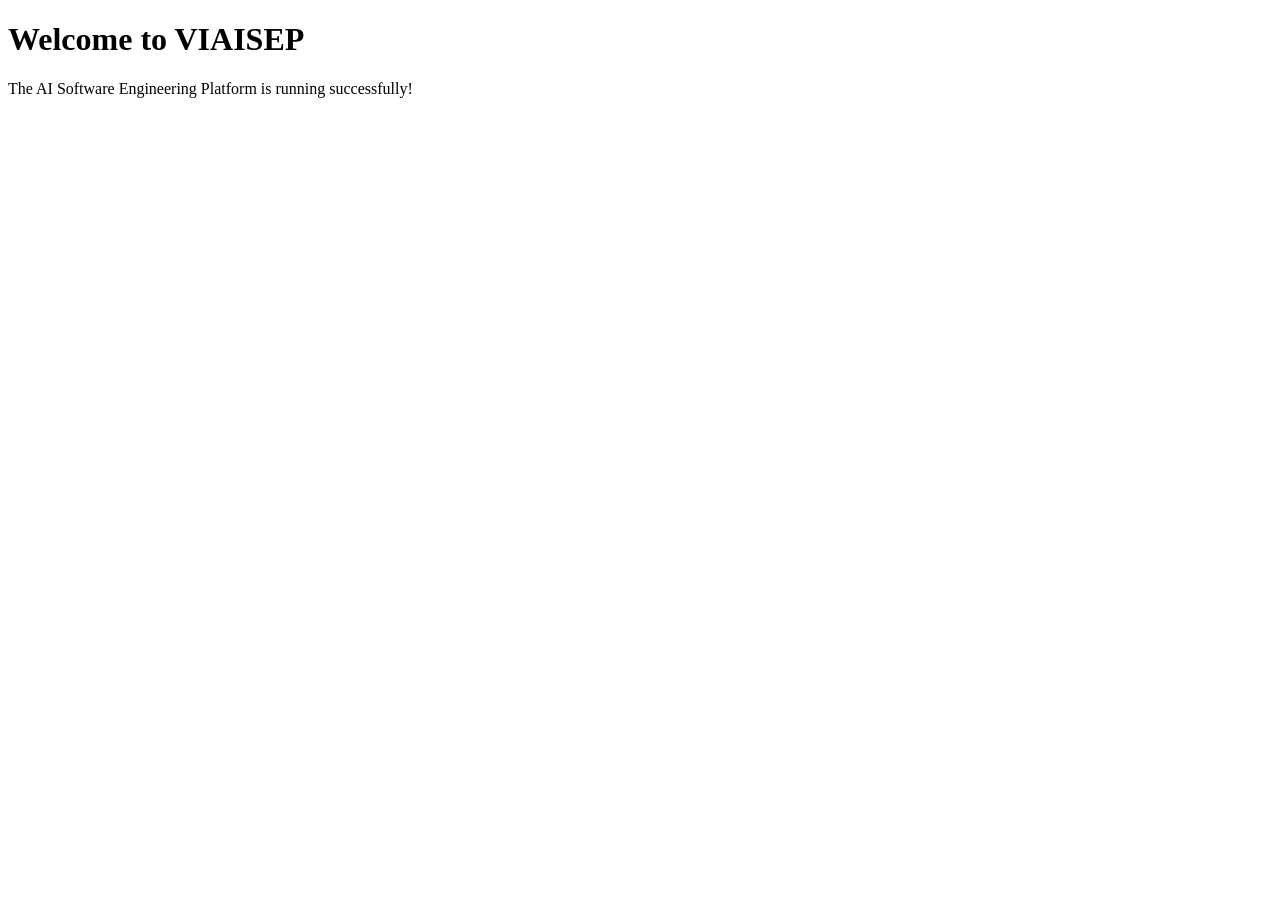
<file: _internal/static/index.html>
﻿<!DOCTYPE html>
<html lang="zh-CN">
<head>
    <meta charset="UTF-8">
    <title>VIAISEP - AI软件工程平台</title>
</head>
<body>
    <h1>Welcome to VIAISEP</h1>
    <p>The AI Software Engineering Platform is running successfully!</p>
</body>
</html>
</file>
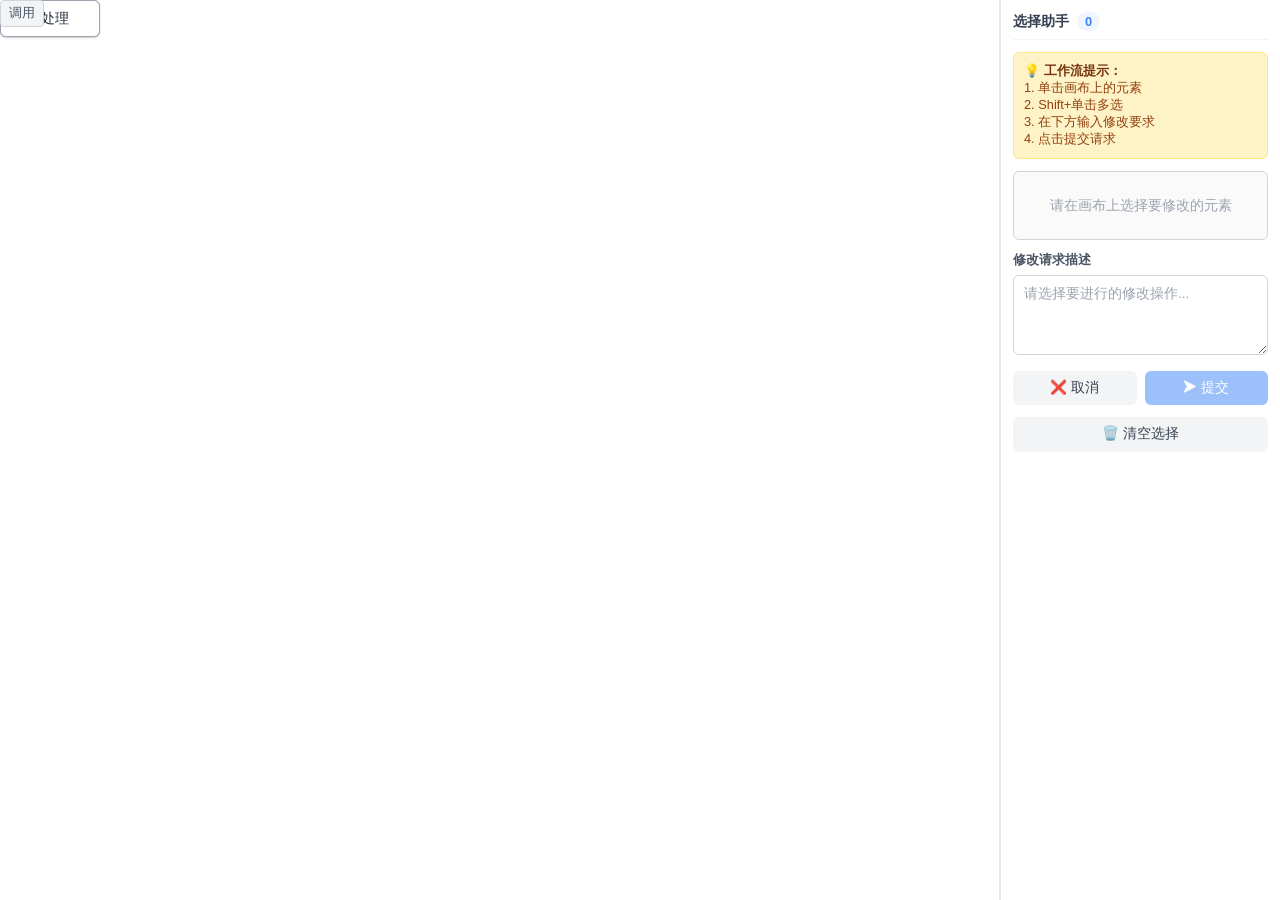
<file: _internal/static/selection-assistant-example.html>
<!DOCTYPE html>
<html lang="zh-CN">
<head>
    <meta charset="UTF-8">
    <meta name="viewport" content="width=device-width, initial-scale=1.0">
    <title>VIAISEP - 图形选择助手（简洁模式）</title>
    
    <!-- 引入简洁模式样式 -->
    <link rel="stylesheet" href="selection-assistant-compact.css">
    
    <style>
        /* 页面基本布局 */
        * {
            margin: 0;
            padding: 0;
            box-sizing: border-box;
        }
        
        body {
            font-family: -apple-system, BlinkMacSystemFont, 'Segoe UI', Roboto, 'Helvetica Neue', Arial, sans-serif;
            height: 100vh;
            overflow: hidden;
            background: #f9fafb;
        }
        
        /* 画布区域 */
        .canvas-container {
            display: flex;
            height: 100%;
        }
        
        .canvas {
            flex: 1;
            background: #ffffff;
            border-right: 1px solid #e5e7eb;
            position: relative;
            overflow: hidden;
            cursor: default;
        }
        
        .canvas-background {
            position: absolute;
            top: 0;
            left: 0;
            right: 0; bottom: 0;
        }
        
        /* 节点样式 */
        .canvas-node {
            position: absolute;
            padding: 8px 12px;
            background: white;
            border: 1px solid #9ca3af;
            border-radius: 6px;
            cursor: pointer;
            user-select: none;
            box-shadow: 0 1px 2px rgba(0,0,0,0.1);
            transition: all 0.2s ease;
            min-width: 100px;
        }
        
        .canvas-node:hover {
            box-shadow: 0 4px 6px rgba(0,0,0,0.1);
        }
        
        .canvas-node.selected {
            border-color: #3b82f6;
            box-shadow: 0 0 0 3px rgba(59, 130, 246, 0.2);
        }
        
        .node-label {
            font-size: 0.85rem;
            color: #1f2937;
            font-weight: 500;
        }
        
        /* 边（关系）样式 */
        .canvas-edge {
            position: absolute;
            padding: 4px 8px;
            background: #f3f4f6;
            border: 1px solid #d1d5db;
            border-radius: 4px;
            cursor: pointer;
            font-size: 0.8rem;
            color: #4b5563;
        }
        
        .canvas-edge.selected {
            border-color: #3b82f6;
            background: #eff6ff;
        }
        
        /* 侧边栏（精简版） */
        .simplified-sidebar {
            width: 280px;
            padding: 12px;
            background: white;
            border-left: 1px solid #e5e7eb;
            height: 100vh;
            overflow-y: auto;
            box-sizing: border-box;
        }
        
        .sidebar-header {
            font-size: 0.9rem;
            font-weight: 600;
            color: #374151;
            margin-bottom: 12px;
            display: flex;
            align-items: center;
            gap: 8px;
            padding-bottom: 8px;
            border-bottom: 1px solid #f3f4f6;
        }
        
        .selected-count-badge {
            font-weight: 700;
            color: #3b82f6;
            background: #eff6ff;
            padding: 2px 8px;
            border-radius: 12px;
            font-size: 0.8rem;
        }
        
        /* 紧凑元素列表 */
        .compact-element-list {
            max-height: 150px;
            border: 1px solid #d1d5db;
            border-radius: 6px;
            padding: 8px;
            margin-bottom: 12px;
            overflow-y: auto;
            background: #fafafa;
            font-size: 0.85rem;
        }
        
        .compact-element-item {
            display: flex;
            align-items: center;
            padding: 6px 8px;
            margin-bottom: 4px;
            border-radius: 4px;
            color: #374151;
            background: white;
            border: 1px solid transparent;
            transition: all 0.2s ease;
        }
        
        .compact-element-item:hover {
            background: #f9fafb;
            border-color: #e5e7eb;
        }
        
        .compact-element-icon {
            font-size: 1.1rem;
            margin-right: 8px;
            min-width: 1.2em;
            text-align: center;
        }
        
        .compact-element-name {
            flex: 1;
            white-space: nowrap;
            overflow: hidden;
            text-overflow: ellipsis;
            cursor: default;
        }
        
        /* 描述输入区 */
        .description-input-area {
            margin-bottom: 12px;
        }
        
        .description-label {
            display: block;
            font-size: 0.8rem;
            font-weight: 600;
            color: #4b5563;
            margin-bottom: 6px;
        }
        
        .compact-textarea {
            width: 100%;
            padding: 8px 10px;
            border: 1px solid #d1d5db;
            border-radius: 6px;
            resize: vertical;
            min-height: 80px;
            font-family: inherit;
            font-size: 0.85rem;
            line-height: 1.5;
            background: white;
            color: #1f2937;
            transition: border-color 0.2s, box-shadow 0.2s;
        }
        
        .compact-textarea:focus {
            outline: none;
            border-color: #3b82f6;
            box-shadow: 0 0 0 3px rgba(59, 130, 246, 0.1);
        }
        
        .compact-textarea::placeholder {
            color: #9ca3af;
        }
        
        /* 操作按钮条 */
        .compact-action-bar {
            display: flex;
            gap: 8px;
            margin-bottom: 12px;
        }
        
        .action-btn {
            flex: 1;
            padding: 8px 12px;
            border: none;
            border-radius: 6px;
            font-size: 0.85rem;
            font-weight: 500;
            cursor: pointer;
            transition: all 0.2s ease;
            display: flex;
            align-items: center;
            justify-content: center;
            gap: 6px;
        }
        
        .action-btn-secondary {
            background: #f3f4f6;
            color: #374151;
        }
        
        .action-btn-secondary:hover:not(:disabled) {
            background: #e5e7eb;
        }
        
        .action-btn-primary {
            background: #3b82f6;
            color: white;
        }
        
        .action-btn-primary:hover:not(:disabled) {
            background: #2563eb;
        }
        
        .action-btn:active:not(:disabled) {
            transform: translateY(1px);
        }
        
        .action-btn:disabled {
            opacity: 0.5;
            cursor: not-allowed;
        }
        
        /* 状态栏 */
        .compact-status-bar {
            border-top: 1px solid #f3f4f6;
            padding-top: 8px;
        }
        
        .status-indicator {
            color: #3b82f6;
            font-size: 0.85rem;
            font-weight: 500;
            text-align: center;
            padding: 6px 0;
            display: none;
        }
        
        .status-message {
            font-size: 0.85rem;
            text-align: center;
            padding: 6px;
            border-radius: 4px;
            display: none;
            margin-top: 4px;
        }
        
        .status-message.success {
            background: #d1fae5;
            color: #065f46;
        }
        
        .status-message.error {
            background: #fee2e2;
            color: #991b1b;
        }
        
        .status-progress-bar {
            height: 3px;
            background: linear-gradient(90deg, #3b82f6, #2563eb);
            margin-top: 6px;
            display: none;
            border-radius: 2px;
        }
        
        /* 空状态消息 */
        .empty-state-message {
            text-align: center;
            color: #9ca3af;
            font-size: 0.85rem;
            padding: 16px 8px;
            line-height: 1.4;
        }
        
        /* 欢迎提示 */
        .welcome-tip {
            background: #fef3c7;
            border: 1px solid #fde68a;
            border-radius: 6px;
            padding: 10px;
            margin-bottom: 12px;
            font-size: 0.8rem;
            color: #92400e;
        }
        
        .welcome-tip strong {
            color: #78350f;
        }
    </style>
</head>
<body>
    <div class="canvas-container">
        <!-- 画布区域 -->
        <div id="canvas" class="canvas">
            <div class="canvas-background"></div>
            <!-- 动态生成的节点和边将在这里 -->
            
            <!-- 示例节点（实际应用中由后端渲染） -->
            <div class="canvas-node" data-id="node-1" data-node-type="Module" 
                 data-description="用户管理模块" data-status="active"
                 x="100" y="100">
                <span class="node-label">用户管理</span>
            </div>
            
            <div class="canvas-node" data-id="node-2" data-node-type="Module"
                 data-description="订单处理模块" data-status="active"
                 x="300" y="100">
                <span class="node-label">订单处理</span>
            </div>
            
            <div class="canvas-edge" data-id="edge-1" data-source="node-1"
                 data-target="node-2" data-relation-type="calls"
                 x="200" y="100">
                <span class="edge-label">调用</span>
            </div>
        </div>
        
        <!-- 精简侧边栏 -->
        <aside id="sidebar" class="simplified-sidebar">
            <div class="sidebar-header">
                <span>选择助手</span>
                <span class="selected-count-badge">0</span>
            </div>
            
            <!-- 欢迎提示 -->
            <div class="welcome-tip">
                💡 <strong>工作流提示：</strong><br>
                1. 单击画布上的元素<br>
                2. Shift+单击多选<br>
                3. 在下方输入修改要求<br>
                4. 点击提交请求
            </div>
            
            <!-- 元素列表 -->
            <div class="compact-element-list">
                <div class="empty-state-message">
                    请在画布上选择要修改的元素
                </div>
            </div>
            
            <!-- 描述输入区 -->
            <div class="description-input-area">
                <label for="description-textarea" class="description-label">
                    修改请求描述
                </label>
                <textarea 
                    id="description-textarea" 
                    class="compact-textarea"
                    placeholder="请选择要进行的修改操作..."></textarea>
            </div>
            
            <!-- 操作按钮 -->
            <div class="compact-action-bar">
                <button class="action-btn action-btn-secondary btn-cancel">
                    ❌ 取消
                </button>
                <button class="action-btn action-btn-primary submit-btn" id="submit-btn" disabled>
                    ➤ 提交
                </button>
            </div>
            
            <button class="action-btn action-btn-secondary btn-clear" style="width: 100%; margin-top: 8px;">
                🗑️ 清空选择
            </button>
            
            <!-- 状态栏 -->
            <div class="compact-status-bar">
                <div class="status-indicator" id="status-indicator">
                    正在处理...
                </div>
                <div class="status-message" id="status-message"></div>
                <div class="status-progress-bar" id="status-progress-bar"></div>
            </div>
        </aside>
    </div>
    
    <!-- 引入 Selection Assistant -->
    <script src="selection-assistant.js"></script>
    
    <script>
        // 页面加载后初始化
        document.addEventListener('DOMContentLoaded', () => {
            try {
                const assistant = new SelectionAssistant();
                assistant.init();
                console.log('Selection Assistant (简洁模式) 初始化成功');
            } catch (error) {
                console.error('Selection Assistant 初始化失败:', error);
            }
        });
        
        // 可选：在窗口关闭前清理资源
        window.addEventListener('beforeunload', () => {
            if (window.assistantInstance) {
                window.assistantInstance.destroy();
            }
        });
    </script>
</body>
</html>
</file>
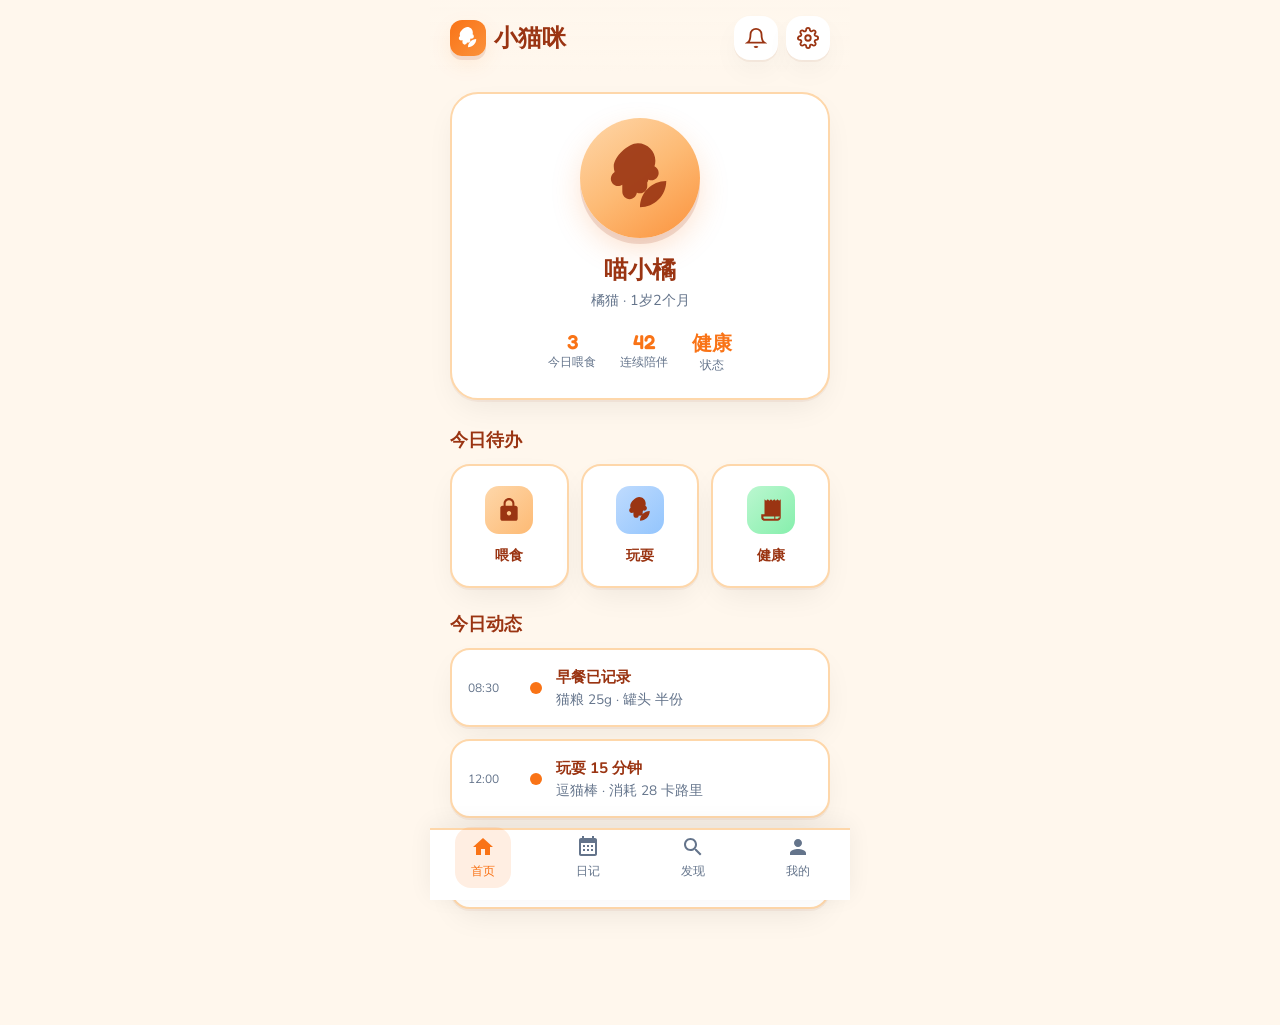
<file: _internal/vendor/ui-ux-pro-max-skill-main/preview/xiaomaomi-app.html>
<!DOCTYPE html>
<html lang="zh-CN">
<head>
  <meta charset="UTF-8">
  <meta name="viewport" content="width=device-width, initial-scale=1.0">
  <title>小猫咪 - 萌宠日常</title>
  <link rel="preconnect" href="https://fonts.googleapis.com">
  <link rel="preconnect" href="https://fonts.gstatic.com" crossorigin>
  <link href="https://fonts.googleapis.com/css2?family=Fredoka:wght@400;500;600;700&family=Nunito:wght@300;400;500;600;700&display=swap" rel="stylesheet">
  <style>
    :root {
      /* Pet Tech App 配色 - 来自 UI/UX Pro Max design system */
      --primary: #F97316;
      --primary-on: #0F172A;
      --secondary: #FB923C;
      --accent: #2563EB;
      --accent-on: #FFFFFF;
      --background: #FFF7ED;
      --foreground: #9A3412;
      --card: #FFFFFF;
      --card-foreground: #9A3412;
      --muted: #F1F0F0;
      --muted-foreground: #64748B;
      --border: #FED7AA;
      --destructive: #DC2626;
      --ring: #F97316;
      --radius-outer: 28px;
      --radius-card: 20px;
      --radius-btn: 16px;
      --shadow-clay: 0 4px 0 0 rgba(154, 52, 18, 0.12), 0 8px 24px -4px rgba(249, 115, 22, 0.15);
      --shadow-card: 0 2px 0 0 rgba(154, 52, 18, 0.06), 0 12px 32px -8px rgba(0,0,0,0.08);
    }

    * { box-sizing: border-box; margin: 0; padding: 0; }
    html { font-size: 16px; }
    body {
      font-family: 'Nunito', -apple-system, sans-serif;
      background: var(--background);
      color: var(--foreground);
      min-height: 100vh;
      padding-bottom: 80px;
      -webkit-font-smoothing: antialiased;
    }

    /* Header */
    .header {
      padding: 16px 20px 12px;
      display: flex;
      align-items: center;
      justify-content: space-between;
      background: linear-gradient(180deg, rgba(255,247,237,0.98) 0%, var(--background) 100%);
      position: sticky;
      top: 0;
      z-index: 10;
    }
    .logo {
      font-family: 'Fredoka', sans-serif;
      font-weight: 700;
      font-size: 1.5rem;
      color: var(--foreground);
      display: flex;
      align-items: center;
      gap: 8px;
    }
    .logo-icon {
      width: 36px;
      height: 36px;
      background: linear-gradient(135deg, var(--primary), var(--secondary));
      border-radius: 12px;
      display: flex;
      align-items: center;
      justify-content: center;
      box-shadow: var(--shadow-clay);
    }
    .logo-icon svg {
      width: 22px;
      height: 22px;
      fill: white;
    }
    .header-actions {
      display: flex;
      gap: 8px;
    }
    .icon-btn {
      width: 44px;
      height: 44px;
      border-radius: var(--radius-btn);
      border: none;
      background: var(--card);
      color: var(--foreground);
      cursor: pointer;
      display: flex;
      align-items: center;
      justify-content: center;
      box-shadow: var(--shadow-card);
      transition: transform 0.2s ease, box-shadow 0.2s ease;
    }
    .icon-btn:hover { transform: scale(0.96); }
    .icon-btn:focus-visible { outline: 2px solid var(--ring); outline-offset: 2px; }
    .icon-btn svg { width: 22px; height: 22px; }

    /* Hero - 主猫卡片 */
    .hero {
      padding: 20px;
      margin-bottom: 8px;
    }
    .hero-card {
      background: var(--card);
      border-radius: var(--radius-outer);
      padding: 24px;
      box-shadow: var(--shadow-card);
      border: 2px solid var(--border);
      text-align: center;
    }
    .cat-avatar {
      width: 120px;
      height: 120px;
      margin: 0 auto 16px;
      background: linear-gradient(145deg, #FED7AA 0%, #FDBA74 50%, #FB923C 100%);
      border-radius: 50%;
      display: flex;
      align-items: center;
      justify-content: center;
      box-shadow: 0 6px 0 0 rgba(154, 52, 18, 0.15), 0 12px 32px -4px rgba(249, 115, 22, 0.25);
    }
    .cat-avatar svg {
      width: 70px;
      height: 70px;
      fill: var(--foreground);
      opacity: 0.9;
    }
    .hero-card h1 {
      font-family: 'Fredoka', sans-serif;
      font-size: 1.5rem;
      color: var(--foreground);
      margin-bottom: 4px;
    }
    .hero-card .subtitle {
      font-size: 0.9rem;
      color: var(--muted-foreground);
      margin-bottom: 20px;
    }
    .stats-row {
      display: flex;
      justify-content: center;
      gap: 24px;
    }
    .stat {
      text-align: center;
    }
    .stat-value {
      font-family: 'Fredoka', sans-serif;
      font-weight: 600;
      font-size: 1.25rem;
      color: var(--primary);
    }
    .stat-label {
      font-size: 0.75rem;
      color: var(--muted-foreground);
    }

    /* 快捷操作区 */
    .section-title {
      font-family: 'Fredoka', sans-serif;
      font-size: 1.1rem;
      padding: 0 20px 12px;
      color: var(--foreground);
    }
    .quick-actions {
      padding: 0 20px 24px;
      display: grid;
      grid-template-columns: repeat(3, 1fr);
      gap: 12px;
    }
    .action-card {
      background: var(--card);
      border-radius: var(--radius-card);
      padding: 20px 12px;
      text-align: center;
      box-shadow: var(--shadow-card);
      border: 2px solid var(--border);
      cursor: pointer;
      transition: transform 0.2s ease, box-shadow 0.2s ease;
      text-decoration: none;
      color: inherit;
      display: block;
    }
    .action-card:hover {
      transform: translateY(-2px);
      box-shadow: 0 4px 0 0 rgba(154, 52, 18, 0.08), 0 16px 40px -8px rgba(0,0,0,0.12);
    }
    .action-card:focus-visible { outline: 2px solid var(--ring); outline-offset: 2px; }
    .action-icon {
      width: 48px;
      height: 48px;
      margin: 0 auto 10px;
      border-radius: 14px;
      display: flex;
      align-items: center;
      justify-content: center;
    }
    .action-card:nth-child(1) .action-icon { background: linear-gradient(135deg, #FED7AA, #FDBA74); }
    .action-card:nth-child(2) .action-icon { background: linear-gradient(135deg, #BFDBFE, #93C5FD); }
    .action-card:nth-child(3) .action-icon { background: linear-gradient(135deg, #BBF7D0, #86EFAC); }
    .action-icon svg { width: 26px; height: 26px; fill: var(--foreground); }
    .action-card span {
      font-size: 0.9rem;
      font-weight: 600;
      color: var(--foreground);
    }

    /* 今日动态 */
    .feed-section {
      padding: 0 20px 24px;
    }
    .feed-card {
      background: var(--card);
      border-radius: var(--radius-card);
      padding: 16px;
      margin-bottom: 12px;
      box-shadow: var(--shadow-card);
      border: 2px solid var(--border);
      display: flex;
      align-items: center;
      gap: 14px;
    }
    .feed-time {
      font-size: 0.75rem;
      color: var(--muted-foreground);
      min-width: 48px;
    }
    .feed-dot {
      width: 12px;
      height: 12px;
      border-radius: 50%;
      background: var(--primary);
      flex-shrink: 0;
    }
    .feed-content {
      flex: 1;
    }
    .feed-content strong {
      font-size: 0.95rem;
      color: var(--foreground);
    }
    .feed-content p {
      font-size: 0.85rem;
      color: var(--muted-foreground);
      margin-top: 2px;
    }

    /* 底部导航 */
    .bottom-nav {
      position: fixed;
      bottom: 0;
      left: 0;
      right: 0;
      height: 72px;
      background: var(--card);
      border-top: 2px solid var(--border);
      display: flex;
      justify-content: space-around;
      align-items: center;
      padding: 8px 0 24px;
      box-shadow: 0 -4px 24px rgba(0,0,0,0.06);
    }
    .nav-item {
      display: flex;
      flex-direction: column;
      align-items: center;
      gap: 4px;
      color: var(--muted-foreground);
      text-decoration: none;
      font-size: 0.75rem;
      padding: 8px 16px;
      border-radius: var(--radius-btn);
      transition: color 0.2s, background 0.2s;
    }
    .nav-item:hover, .nav-item.active {
      color: var(--primary);
    }
    .nav-item.active {
      background: rgba(249, 115, 22, 0.12);
    }
    .nav-item svg {
      width: 24px;
      height: 24px;
      fill: currentColor;
    }

    /* 响应式 */
    @media (min-width: 768px) {
      body { max-width: 420px; margin: 0 auto; }
      .bottom-nav { max-width: 420px; left: 50%; transform: translateX(-50%); }
    }
  </style>
</head>
<body>
  <header class="header">
    <div class="logo">
      <div class="logo-icon" aria-hidden="true">
        <svg viewBox="0 0 24 24" xmlns="http://www.w3.org/2000/svg"><path d="M12 22c4.97 0 9-4.03 9-9-4.97 0-9 4.03-9 9zM5.6 10.25c0 1.38 1.12 2.5 2.5 2.5.53 0 1.01-.16 1.42-.44l-.02 2.44c0 1.38 1.12 2.5 2.5 2.5s2.5-1.12 2.5-2.5l-.02-2.44c.4.28.89.44 1.42.44 1.38 0 2.5-1.12 2.5-2.5 0-1-.6-1.86-1.44-2.28.19-.59.31-1.23.31-1.91 0-3.31-2.69-6-6-6S3 4.69 3 8c0 .68.12 1.32.31 1.91C2.6 10.39 2 11.25 2 12.25 2 13.63 3.12 14.75 4.5 14.75c.53 0 1.01-.16 1.42-.44l.02 2.44c0 1.38 1.12 2.5 2.5 2.5s2.5-1.12 2.5-2.5l.02-2.44c.4.28.89.44 1.42.44 1.38 0 2.5-1.12 2.5-2.5 0-1-.6-1.86-1.44-2.28.19-.59.31-1.23.31-1.91 0-3.31-2.69-6-6-6z"/></svg>
      </div>
      小猫咪
    </div>
    <div class="header-actions">
      <button type="button" class="icon-btn" aria-label="通知">
        <svg viewBox="0 0 24 24" fill="none" stroke="currentColor" stroke-width="2"><path d="M18 8A6 6 0 0 0 6 8c0 7-3 9-3 9h18s-3-2-3-9"/><path d="M13.73 21a2 2 0 0 1-3.46 0"/></svg>
      </button>
      <button type="button" class="icon-btn" aria-label="设置">
        <svg viewBox="0 0 24 24" fill="none" stroke="currentColor" stroke-width="2"><circle cx="12" cy="12" r="3"/><path d="M19.4 15a1.65 1.65 0 0 0 .33 1.82l.06.06a2 2 0 0 1 0 2.83 2 2 0 0 1-2.83 0l-.06-.06a1.65 1.65 0 0 0-1.82-.33 1.65 1.65 0 0 0-1 1.51V21a2 2 0 0 1-2 2 2 2 0 0 1-2-2v-.09A1.65 1.65 0 0 0 9 19.4a1.65 1.65 0 0 0-1.82.33l-.06.06a2 2 0 0 1-2.83 0 2 2 0 0 1 0-2.83l.06-.06a1.65 1.65 0 0 0 .33-1.82 1.65 1.65 0 0 0-1.51-1H3a2 2 0 0 1-2-2 2 2 0 0 1 2-2h.09A1.65 1.65 0 0 0 4.6 9a1.65 1.65 0 0 0-.33-1.82l-.06-.06a2 2 0 0 1 0-2.83 2 2 0 0 1 2.83 0l.06.06a1.65 1.65 0 0 0 1.82.33H9a1.65 1.65 0 0 0 1-1.51V3a2 2 0 0 1 2-2 2 2 0 0 1 2 2v.09a1.65 1.65 0 0 0 1 1.51 1.65 1.65 0 0 0 1.82-.33l.06-.06a2 2 0 0 1 2.83 0 2 2 0 0 1 0 2.83l-.06.06a1.65 1.65 0 0 0-.33 1.82V9a1.65 1.65 0 0 0 1.51 1H21a2 2 0 0 1 2 2 2 2 0 0 1-2 2h-.09a1.65 1.65 0 0 0-1.51 1z"/></svg>
      </button>
    </div>
  </header>

  <main>
    <section class="hero">
      <div class="hero-card">
        <div class="cat-avatar" role="img" aria-label="猫咪头像">
          <svg viewBox="0 0 24 24" xmlns="http://www.w3.org/2000/svg"><path d="M12 22c4.97 0 9-4.03 9-9-4.97 0-9 4.03-9 9zM5.6 10.25c0 1.38 1.12 2.5 2.5 2.5.53 0 1.01-.16 1.42-.44l-.02 2.44c0 1.38 1.12 2.5 2.5 2.5s2.5-1.12 2.5-2.5l-.02-2.44c.4.28.89.44 1.42.44 1.38 0 2.5-1.12 2.5-2.5 0-1-.6-1.86-1.44-2.28.19-.59.31-1.23.31-1.91 0-3.31-2.69-6-6-6S3 4.69 3 8c0 .68.12 1.32.31 1.91C2.6 10.39 2 11.25 2 12.25 2 13.63 3.12 14.75 4.5 14.75c.53 0 1.01-.16 1.42-.44l.02 2.44c0 1.38 1.12 2.5 2.5 2.5s2.5-1.12 2.5-2.5l.02-2.44c.4.28.89.44 1.42.44 1.38 0 2.5-1.12 2.5-2.5 0-1-.6-1.86-1.44-2.28.19-.59.31-1.23.31-1.91 0-3.31-2.69-6-6-6z"/></svg>
        </div>
        <h1>喵小橘</h1>
        <p class="subtitle">橘猫 · 1岁2个月</p>
        <div class="stats-row">
          <div class="stat">
            <div class="stat-value">3</div>
            <div class="stat-label">今日喂食</div>
          </div>
          <div class="stat">
            <div class="stat-value">42</div>
            <div class="stat-label">连续陪伴</div>
          </div>
          <div class="stat">
            <div class="stat-value">健康</div>
            <div class="stat-label">状态</div>
          </div>
        </div>
      </div>
    </section>

    <h2 class="section-title">今日待办</h2>
    <div class="quick-actions">
      <a href="#" class="action-card">
        <div class="action-icon">
          <svg viewBox="0 0 24 24" xmlns="http://www.w3.org/2000/svg"><path d="M18 8h-1V6c0-2.76-2.24-5-5-5S7 3.24 7 6v2H6c-1.1 0-2 .9-2 2v10c0 1.1.9 2 2 2h12c1.1 0 2-.9 2-2V10c0-1.1-.9-2-2-2zm-6 9c-1.1 0-2-.9-2-2s.9-2 2-2 2 .9 2 2-.9 2-2 2zm3.1-9H8.9V6c0-1.71 1.39-3.1 3.1-3.1 1.71 0 3.1 1.39 3.1 3.1v2z"/></svg>
        </div>
        <span>喂食</span>
      </a>
      <a href="#" class="action-card">
        <div class="action-icon">
          <svg viewBox="0 0 24 24" xmlns="http://www.w3.org/2000/svg"><path d="M12 22c4.97 0 9-4.03 9-9-4.97 0-9 4.03-9 9zM5.6 10.25c0 1.38 1.12 2.5 2.5 2.5.53 0 1.01-.16 1.42-.44l-.02 2.44c0 1.38 1.12 2.5 2.5 2.5s2.5-1.12 2.5-2.5l-.02-2.44c.4.28.89.44 1.42.44 1.38 0 2.5-1.12 2.5-2.5 0-1-.6-1.86-1.44-2.28.19-.59.31-1.23.31-1.91 0-3.31-2.69-6-6-6S3 4.69 3 8c0 .68.12 1.32.31 1.91C2.6 10.39 2 11.25 2 12.25 2 13.63 3.12 14.75 4.5 14.75c.53 0 1.01-.16 1.42-.44l.02 2.44c0 1.38 1.12 2.5 2.5 2.5s2.5-1.12 2.5-2.5l.02-2.44c.4.28.89.44 1.42.44 1.38 0 2.5-1.12 2.5-2.5 0-1-.6-1.86-1.44-2.28.19-.59.31-1.23.31-1.91 0-3.31-2.69-6-6-6z"/></svg>
        </div>
        <span>玩耍</span>
      </a>
      <a href="#" class="action-card">
        <div class="action-icon">
          <svg viewBox="0 0 24 24" xmlns="http://www.w3.org/2000/svg"><path d="M19.5 3.5L18 2l-1.5 1.5L15 2l-1.5 1.5L12 2l-1.5 1.5L9 2 7.5 3.5 6 2v14H3v3c0 1.66 1.34 3 3 3h12c1.66 0 3-1.34 3-3V2l-1.5 1.5zM15 20H6c-.55 0-1-.45-1-1v-1h10v2zm4-1c0 .55-.45 1-1 1h-2v-2h4v1z"/></svg>
        </div>
        <span>健康</span>
      </a>
    </div>

    <h2 class="section-title">今日动态</h2>
    <section class="feed-section">
      <div class="feed-card">
        <span class="feed-time">08:30</span>
        <span class="feed-dot"></span>
        <div class="feed-content">
          <strong>早餐已记录</strong>
          <p>猫粮 25g · 罐头 半份</p>
        </div>
      </div>
      <div class="feed-card">
        <span class="feed-time">12:00</span>
        <span class="feed-dot"></span>
        <div class="feed-content">
          <strong>玩耍 15 分钟</strong>
          <p>逗猫棒 · 消耗 28 卡路里</p>
        </div>
      </div>
      <div class="feed-card">
        <span class="feed-time">18:00</span>
        <span class="feed-dot"></span>
        <div class="feed-content">
          <strong>晚餐待喂</strong>
          <p>点击记录今日晚餐</p>
        </div>
      </div>
    </section>
  </main>

  <nav class="bottom-nav" aria-label="主导航">
    <a href="#" class="nav-item active" aria-current="page">
      <svg viewBox="0 0 24 24"><path d="M10 20v-6h4v6h5v-8h3L12 3 2 12h3v8z"/></svg>
      首页
    </a>
    <a href="#" class="nav-item">
      <svg viewBox="0 0 24 24"><path d="M19 3h-1V1h-2v2H8V1H6v2H5c-1.11 0-1.99.9-1.99 2L3 19c0 1.1.89 2 2 2h14c1.1 0 2-.9 2-2V5c0-1.1-.9-2-2-2zm0 16H5V8h14v11zM9 10H7v2h2v-2zm4 0h-2v2h2v-2zm4 0h-2v2h2v-2zm-8 4H7v2h2v-2zm4 0h-2v2h2v-2zm4 0h-2v2h2v-2z"/></svg>
      日记
    </a>
    <a href="#" class="nav-item">
      <svg viewBox="0 0 24 24"><path d="M15.5 14h-.79l-.28-.27C15.41 12.59 16 11.11 16 9.5 16 5.91 13.09 3 9.5 3S3 5.91 3 9.5 5.91 16 9.5 16c1.61 0 3.09-.59 4.23-1.57l.27.28v.79l5 4.99L20.49 19l-4.99-5zm-6 0C7.01 14 5 11.99 5 9.5S7.01 5 9.5 5 14 7.01 14 9.5 11.99 14 9.5 14z"/></svg>
      发现
    </a>
    <a href="#" class="nav-item">
      <svg viewBox="0 0 24 24"><path d="M12 12c2.21 0 4-1.79 4-4s-1.79-4-4-4-4 1.79-4 4 1.79 4 4 4zm0 2c-2.67 0-8 1.34-8 4v2h16v-2c0-2.66-5.33-4-8-4z"/></svg>
      我的
    </a>
  </nav>
</body>
</html>
</file>
<file: _internal/static/selection-assistant-compact.css>
/*
 * Selection Assistant - Compact Mode Styles
 * 
 * Simplified interface for selection-only workflow,
 * removing all direct editing controls and focusing on
 * the "select → describe → submit" pattern.
 */

/* ========================
   Base Styles (Compact Theme)
   ======================== */

.simplified-sidebar {
    width: 280px;
    padding: 12px;
    background: white;
    border-left: 1px solid #e5e7eb;
    height: 100vh;
    overflow-y: auto;
    box-sizing: border-box;
}

.simplified-sidebar-header {
    font-size: 0.9rem;
    font-weight: 600;
    color: #374151;
    margin-bottom: 12px;
    display: flex;
    align-items: center;
    gap: 8px;
    padding-bottom: 8px;
    border-bottom: 1px solid #f3f4f6;
}

.selected-count-badge {
    font-weight: 700;
    color: #3b82f6;
    background: #eff6ff;
    padding: 2px 8px;
    border-radius: 12px;
    font-size: 0.8rem;
}

/* ========================
   Compact Element List
   ======================== */

.compact-element-list {
    max-height: 160px;
    border: 1px solid #d1d5db;
    border-radius: 6px;
    padding: 8px;
    margin-bottom: 12px;
    overflow-y: auto;
    background: #fafafa;
    font-size: 0.85rem;
}

.compact-element-list::-webkit-scrollbar {
    width: 6px;
}

.compact-element-list::-webkit-scrollbar-track {
    background: #f1f1f1;
    border-radius: 3px;
}

.compact-element-list::-webkit-scrollbar-thumb {
    background: #cbd5e1;
    border-radius: 3px;
}

.compact-element-item {
    display: flex;
    align-items: center;
    padding: 6px 8px;
    margin-bottom: 4px;
    border-radius: 4px;
    color: #374151;
    background: white;
    border: 1px solid transparent;
    transition: all 0.2s ease;
}

.compact-element-item:hover {
    background: #f9fafb;
    border-color: #e5e7eb;
}

.compact-element-icon {
    font-size: 1.1rem;
    margin-right: 8px;
    min-width: 1.2em;
    text-align: center;
}

.compact-element-name {
    flex: 1;
    white-space: nowrap;
    overflow: hidden;
    text-overflow: ellipsis;
    cursor: default;
}

/* Type badge container and badge */
.element-name-with-type {
    display: flex;
    align-items: center;
    min-width: 0;
}

.element-type-badge {
    font-size: 0.7rem;
    background: #dbeafe;
    color: #1e40af;
    padding: 2px 6px;
    border-radius: 4px;
    margin-left: 6px;
    white-space: nowrap;
    border: 1px solid #bfdbfe;
    font-weight: 500;
}

.compact-element-item:hover .element-type-badge {
    background: #93c5fd;
    color: #1e3a8a;
}

.empty-state-message {
    text-align: center;
    color: #9ca3af;
    font-size: 0.85rem;
    padding: 16px 8px;
    line-height: 1.4;
}

/* ========================
   Description Input Area
   ======================== */

.description-input-area {
    margin-bottom: 12px;
}

.description-label {
    display: block;
    font-size: 0.8rem;
    font-weight: 600;
    color: #4b5563;
    margin-bottom: 6px;
}

.compact-textarea {
    width: 100%;
    padding: 8px 10px;
    border: 1px solid #d1d5db;
    border-radius: 6px;
    resize: vertical;
    min-height: 80px;
    font-family: inherit;
    font-size: 0.85rem;
    line-height: 1.5;
    background: white;
    color: #1f2937;
    transition: border-color 0.2s, box-shadow 0.2s;
}

.compact-textarea:focus {
    outline: none;
    border-color: #3b82f6;
    box-shadow: 0 0 0 3px rgba(59, 130, 246, 0.1);
}

.compact-textarea::placeholder {
    color: #9ca3af;
}

/* ========================
   Action Buttons (Compact)
   ======================== */

.compact-action-bar {
    display: flex;
    gap: 8px;
    margin-bottom: 12px;
}

.action-btn {
    flex: 1;
    padding: 8px 12px;
    border: none;
    border-radius: 6px;
    font-size: 0.85rem;
    font-weight: 500;
    cursor: pointer;
    transition: all 0.2s ease;
    display: flex;
    align-items: center;
    justify-content: center;
    gap: 6px;
}

.action-btn-secondary {
    background: #f3f4f6;
    color: #374151;
}

.action-btn-secondary:hover:not(:disabled) {
    background: #e5e7eb;
}

.action-btn-primary {
    background: #3b82f6;
    color: white;
}

.action-btn-primary:hover:not(:disabled) {
    background: #2563eb;
}

.action-btn:active:not(:disabled) {
    transform: translateY(1px);
}

.action-btn:disabled {
    opacity: 0.5;
    cursor: not-allowed;
}

/* ========================
   Status Bar (Compact)
   ======================== */

.compact-status-bar {
    border-top: 1px solid #f3f4f6;
    padding-top: 8px;
}

.status-indicator {
    color: #3b82f6;
    font-size: 0.85rem;
    font-weight: 500;
    text-align: center;
    padding: 6px 0;
    display: none;
}

.status-message {
    font-size: 0.85rem;
    text-align: center;
    padding: 6px;
    border-radius: 4px;
    display: none;
    margin-top: 4px;
}

.status-message.success {
    background: #d1fae5;
    color: #065f46;
}

.status-message.error {
    background: #fee2e2;
    color: #991b1b;
}

.status-progress-bar {
    height: 3px;
    background: linear-gradient(90deg, #3b82f6, #2563eb);
    margin-top: 6px;
    display: none;
    border-radius: 2px;
}

/* ========================
   Responsive Adjustments
   ======================== */

@media (max-width: 768px) {
    .simplified-sidebar {
        width: 100%;
        position: fixed;
        bottom: 0;
        left: 0;
        right: 0;
        top: auto;
        height: auto;
        max-height: 40vh;
        border-left: none;
        border-top: 1px solid #d1d5db;
        border-radius: 16px 16px 0 0;
    }
    
    .compact-action-bar {
        flex-direction: column;
    }
    
    .action-btn {
        width: 100%;
    }
}

/* ========================
   Canvas Interaction Feedback
   ======================== */

.canvas-node.selected,
.canvas-edge.selected {
    stroke: #3b82f6 !important;
    stroke-width: 3px !important;
    filter: drop-shadow(0 0 2px rgba(59, 130, 246, 0.4));
}

.canvas-background {
    cursor: default;
}

.canvas-node,
.canvas-edge {
    cursor: pointer;
    transition: all 0.2s ease;
}

.canvas-node:hover,
.canvas-edge:hover {
    filter: drop-shadow(0 0 4px rgba(0, 0, 0, 0.1));
}
</file>
